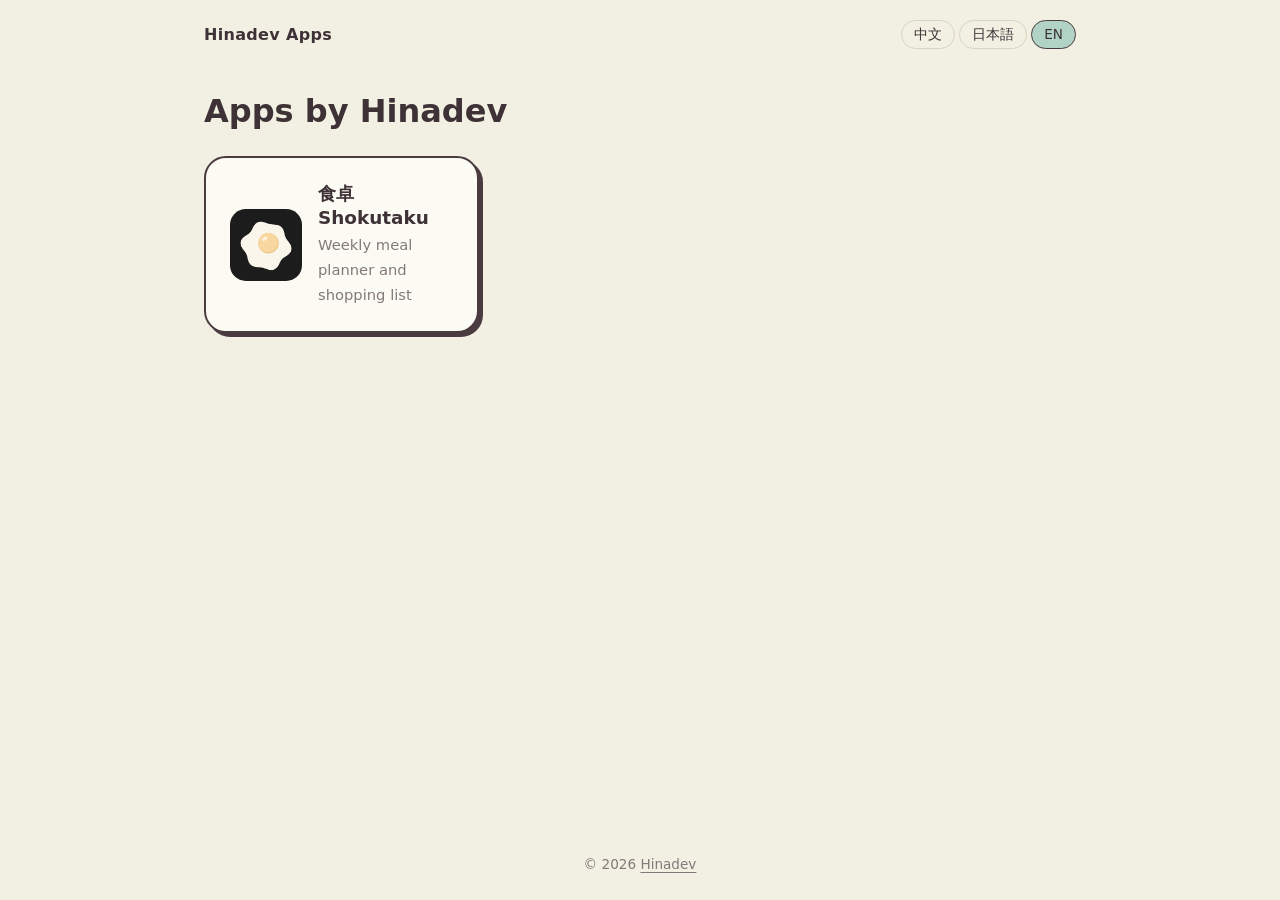
<file: index.html>
<!doctype html>
<html lang="en">
<head>
  <meta charset="utf-8">
  <meta name="viewport" content="width=device-width, initial-scale=1">
  <title>Hinadev Apps</title>
  <meta name="title-zh-Hant" content="Hinadev Apps｜日名開発的 App">
  <meta name="title-ja" content="Hinadev Apps｜日名開発のアプリ">
  <meta name="title-en" content="Hinadev Apps">
  <meta name="description" content="Apps made by Hinadev (日名開発).">
  <link rel="stylesheet" href="/assets/site.css">
  <script src="/assets/lang.js"></script>
</head>
<body>
  <header class="top">
    <a class="brand" href="/">Hinadev Apps</a>
    <div class="langs">
      <button data-set-lang="zh-Hant">中文</button>
      <button data-set-lang="ja">日本語</button>
      <button data-set-lang="en">EN</button>
    </div>
  </header>

  <main>
    <h1 lang="zh-Hant">日名開発的 App</h1>
    <h1 lang="ja">日名開発のアプリ</h1>
    <h1 lang="en">Apps by Hinadev</h1>

    <div class="apps">
      <a class="card app-card" href="/shokutaku/">
        <img src="/shokutaku/img/icon.png" alt="">
        <div>
          <h2>食卓 Shokutaku</h2>
          <p lang="zh-Hant">每週菜單與採購清單</p>
          <p lang="ja">献立と買い物リスト</p>
          <p lang="en">Weekly meal planner and shopping list</p>
        </div>
      </a>
    </div>
  </main>

  <footer>© 2026 <a href="https://hinadev.com">Hinadev</a></footer>
</body>
</html>
</file>
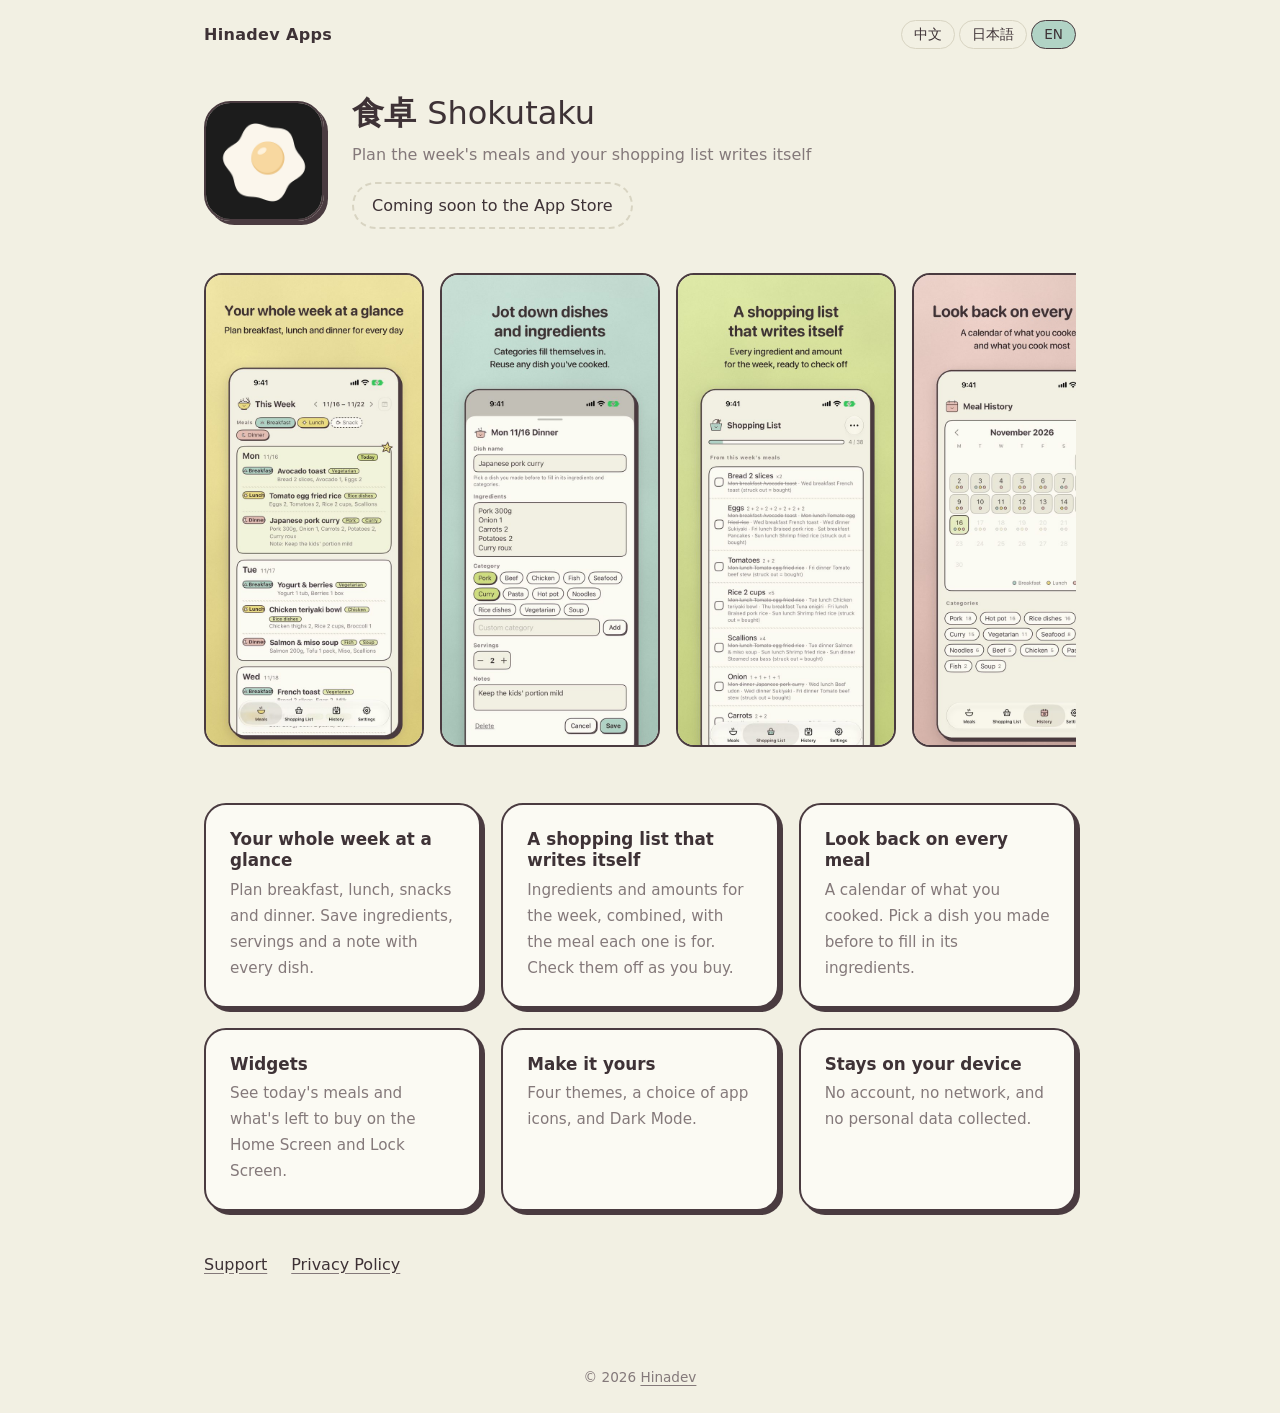
<file: shokutaku/index.html>
<!doctype html>
<html lang="en">
<head>
  <meta charset="utf-8">
  <meta name="viewport" content="width=device-width, initial-scale=1">
  <title>Shokutaku: Weekly Meal Planner</title>
  <meta name="title-zh-Hant" content="食卓：每週菜單與採購清單">
  <meta name="title-ja" content="食卓 - 献立と買い物リスト">
  <meta name="title-en" content="Shokutaku: Weekly Meal Planner">
  <meta name="description" content="A weekly meal planner for families. Plan the week's meals and get a shopping list built from the ingredients.">
  <meta property="og:title" content="食卓 Shokutaku">
  <meta property="og:image" content="https://apps.hinadev.com/shokutaku/img/icon.png">
  <link rel="icon" href="/shokutaku/img/favicon.png">
  <link rel="apple-touch-icon" href="/shokutaku/img/apple-touch-icon.png">
  <link rel="stylesheet" href="/assets/site.css">
  <script src="/assets/lang.js"></script>
</head>
<body>
  <header class="top">
    <a class="brand" href="/">Hinadev Apps</a>
    <div class="langs">
      <button data-set-lang="zh-Hant">中文</button>
      <button data-set-lang="ja">日本語</button>
      <button data-set-lang="en">EN</button>
    </div>
  </header>

  <main>
    <section class="hero">
      <img src="img/icon.png" alt="">
      <div>
        <h1>食卓 <span style="font-weight:500">Shokutaku</span></h1>
        <p lang="zh-Hant">規劃一週三餐，自動整理採購清單</p>
        <p lang="ja">1週間の献立から買い物リストを自動作成</p>
        <p lang="en">Plan the week's meals and your shopping list writes itself</p>
        <!-- Replace with the App Store link once the app is live:
             <a class="badge" href="https://apps.apple.com/app/idXXXXXXXXXX">App Store</a> -->
        <span class="badge soon" lang="zh-Hant">即將登上 App Store</span>
        <span class="badge soon" lang="ja">App Store で近日公開</span>
        <span class="badge soon" lang="en">Coming soon to the App Store</span>
      </div>
    </section>

    <div class="shots" lang="zh-Hant">
      <img src="img/zh-Hant-1.jpg" alt="一週菜單" loading="lazy">
      <img src="img/zh-Hant-2.jpg" alt="編輯料理" loading="lazy">
      <img src="img/zh-Hant-3.jpg" alt="採購清單" loading="lazy">
      <img src="img/zh-Hant-4.jpg" alt="料理紀錄" loading="lazy">
      <img src="img/zh-Hant-5.jpg" alt="主題設定" loading="lazy">
    </div>
    <div class="shots" lang="ja">
      <img src="img/ja-1.jpg" alt="1週間の献立" loading="lazy">
      <img src="img/ja-2.jpg" alt="料理の編集" loading="lazy">
      <img src="img/ja-3.jpg" alt="買い物リスト" loading="lazy">
      <img src="img/ja-4.jpg" alt="料理の記録" loading="lazy">
      <img src="img/ja-5.jpg" alt="テーマ" loading="lazy">
    </div>
    <div class="shots" lang="en">
      <img src="img/en-1.jpg" alt="This week's meals" loading="lazy">
      <img src="img/en-2.jpg" alt="Editing a dish" loading="lazy">
      <img src="img/en-3.jpg" alt="Shopping list" loading="lazy">
      <img src="img/en-4.jpg" alt="Meal history" loading="lazy">
      <img src="img/en-5.jpg" alt="Themes" loading="lazy">
    </div>

    <section class="features" lang="zh-Hant">
      <div class="card"><h3>一週菜單，一眼看完</h3><p>早餐、午餐、點心、晚餐分開規劃，每道料理記下材料、份數和備註。</p></div>
      <div class="card"><h3>採購清單，自動整理</h3><p>合併整週的材料和份量，標出是哪一餐要用的，買好就劃掉。</p></div>
      <div class="card"><h3>吃過什麼，都有紀錄</h3><p>用月曆回顧每一餐，看看最常煮什麼。做過的菜一點就帶入材料。</p></div>
      <div class="card"><h3>小工具</h3><p>主畫面和鎖定畫面直接看到今天的菜單和還沒買的東西。</p></div>
      <div class="card"><h3>換上喜歡的風格</h3><p>四種主題、多款 App 圖示，支援深色模式。</p></div>
      <div class="card"><h3>資料只在你的裝置上</h3><p>不用註冊帳號，不連網路，不收集任何個人資料。</p></div>
    </section>
    <section class="features" lang="ja">
      <div class="card"><h3>1週間の献立をひと目で</h3><p>朝食・昼食・おやつ・夕食を分けて計画。料理ごとに材料、人数、メモを記録。</p></div>
      <div class="card"><h3>買い物リストを自動作成</h3><p>1週間分の材料と分量をまとめて、どの食事で使うかも表示。買ったらチェック。</p></div>
      <div class="card"><h3>食べたものを振り返る</h3><p>カレンダーで毎日の食卓を記録。前に作った料理は材料ごと呼び出せます。</p></div>
      <div class="card"><h3>ウィジェット</h3><p>ホーム画面とロック画面で、今日の献立とまだ買っていないものを確認。</p></div>
      <div class="card"><h3>好きなテーマで</h3><p>4つのテーマと選べるアプリアイコン。ダークモード対応。</p></div>
      <div class="card"><h3>データは端末の中だけ</h3><p>アカウント不要、通信なし。個人情報は一切収集しません。</p></div>
    </section>
    <section class="features" lang="en">
      <div class="card"><h3>Your whole week at a glance</h3><p>Plan breakfast, lunch, snacks and dinner. Save ingredients, servings and a note with every dish.</p></div>
      <div class="card"><h3>A shopping list that writes itself</h3><p>Ingredients and amounts for the week, combined, with the meal each one is for. Check them off as you buy.</p></div>
      <div class="card"><h3>Look back on every meal</h3><p>A calendar of what you cooked. Pick a dish you made before to fill in its ingredients.</p></div>
      <div class="card"><h3>Widgets</h3><p>See today's meals and what's left to buy on the Home Screen and Lock Screen.</p></div>
      <div class="card"><h3>Make it yours</h3><p>Four themes, a choice of app icons, and Dark Mode.</p></div>
      <div class="card"><h3>Stays on your device</h3><p>No account, no network, and no personal data collected.</p></div>
    </section>

    <nav class="links">
      <a href="support/" lang="zh-Hant">支援與聯絡</a>
      <a href="support/" lang="ja">サポート・お問い合わせ</a>
      <a href="support/" lang="en">Support</a>
      <a href="privacy/" lang="zh-Hant">隱私權政策</a>
      <a href="privacy/" lang="ja">プライバシーポリシー</a>
      <a href="privacy/" lang="en">Privacy Policy</a>
    </nav>
  </main>

  <footer>© 2026 <a href="https://hinadev.com">Hinadev</a></footer>
</body>
</html>
</file>
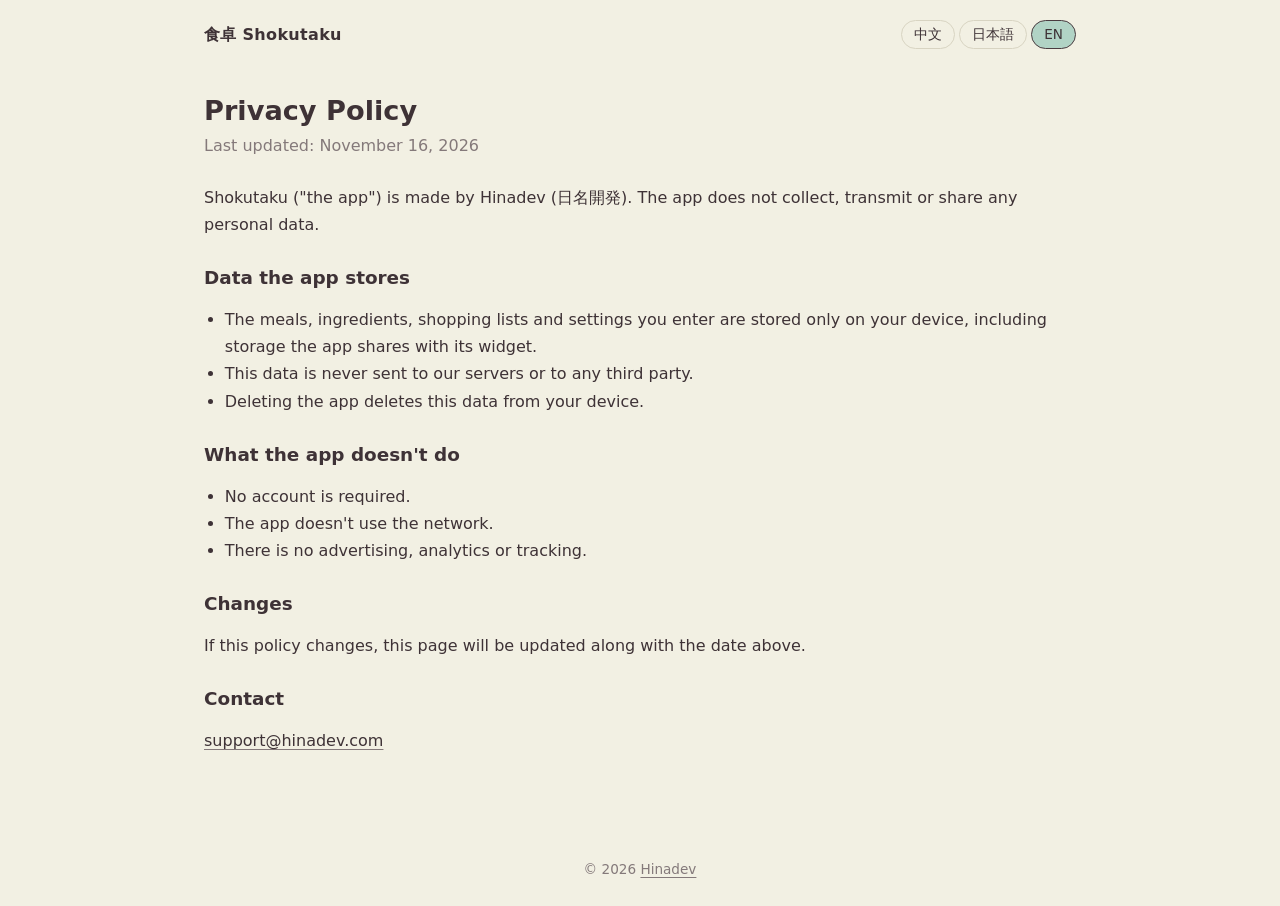
<file: shokutaku/privacy/index.html>
<!doctype html>
<html lang="en">
<head>
  <meta charset="utf-8">
  <meta name="viewport" content="width=device-width, initial-scale=1">
  <title>Shokutaku Privacy Policy</title>
  <meta name="title-zh-Hant" content="食卓 隱私權政策">
  <meta name="title-ja" content="食卓 プライバシーポリシー">
  <meta name="title-en" content="Shokutaku Privacy Policy">
  <link rel="icon" href="/shokutaku/img/favicon.png">
  <link rel="stylesheet" href="/assets/site.css">
  <script src="/assets/lang.js"></script>
</head>
<body>
  <header class="top">
    <a class="brand" href="/shokutaku/">食卓 Shokutaku</a>
    <div class="langs">
      <button data-set-lang="zh-Hant">中文</button>
      <button data-set-lang="ja">日本語</button>
      <button data-set-lang="en">EN</button>
    </div>
  </header>

  <main class="doc">
    <article lang="zh-Hant">
      <h1>隱私權政策</h1>
      <p class="date">最後更新：2026 年 11 月 16 日</p>
      <p>食卓（以下稱「本 App」）由日名開発（Hinadev）開發。本 App 不會收集、傳送或分享任何個人資料。</p>
      <h2>我們儲存的資料</h2>
      <ul>
        <li>你輸入的菜單、材料、採購清單和設定，只會儲存在你的裝置上，包括 App 與小工具共用的儲存空間。</li>
        <li>這些資料不會傳送到我們或任何第三方的伺服器。</li>
        <li>刪除 App 時，這些資料也會一併從裝置上刪除。</li>
      </ul>
      <h2>我們不做的事</h2>
      <ul>
        <li>不需要註冊帳號。</li>
        <li>不使用網路連線。</li>
        <li>沒有廣告、分析或追蹤工具。</li>
      </ul>
      <h2>政策變更</h2>
      <p>如果這份政策有變更，會更新在這個頁面，並修改上方的日期。</p>
      <h2>聯絡我們</h2>
      <p><a href="mailto:support@hinadev.com">support@hinadev.com</a></p>
    </article>

    <article lang="ja">
      <h1>プライバシーポリシー</h1>
      <p class="date">最終更新日：2026年11月16日</p>
      <p>食卓（以下「本アプリ」）は日名開発（Hinadev）が開発しています。本アプリは、個人情報を収集、送信、共有することは一切ありません。</p>
      <h2>保存するデータ</h2>
      <ul>
        <li>入力した献立、材料、買い物リスト、設定は、お使いのデバイス内（アプリとウィジェットが共有する保存領域を含む）にのみ保存されます。</li>
        <li>これらのデータが当方や第三者のサーバーに送信されることはありません。</li>
        <li>アプリを削除すると、これらのデータもデバイスから削除されます。</li>
      </ul>
      <h2>行わないこと</h2>
      <ul>
        <li>アカウント登録は不要です。</li>
        <li>ネットワーク通信は行いません。</li>
        <li>広告、分析、トラッキングのツールは使用していません。</li>
      </ul>
      <h2>ポリシーの変更</h2>
      <p>本ポリシーを変更する場合は、このページを更新し、上記の日付を変更します。</p>
      <h2>お問い合わせ</h2>
      <p><a href="mailto:support@hinadev.com">support@hinadev.com</a></p>
    </article>

    <article lang="en">
      <h1>Privacy Policy</h1>
      <p class="date">Last updated: November 16, 2026</p>
      <p>Shokutaku ("the app") is made by Hinadev (日名開発). The app does not collect, transmit or share any personal data.</p>
      <h2>Data the app stores</h2>
      <ul>
        <li>The meals, ingredients, shopping lists and settings you enter are stored only on your device, including storage the app shares with its widget.</li>
        <li>This data is never sent to our servers or to any third party.</li>
        <li>Deleting the app deletes this data from your device.</li>
      </ul>
      <h2>What the app doesn't do</h2>
      <ul>
        <li>No account is required.</li>
        <li>The app doesn't use the network.</li>
        <li>There is no advertising, analytics or tracking.</li>
      </ul>
      <h2>Changes</h2>
      <p>If this policy changes, this page will be updated along with the date above.</p>
      <h2>Contact</h2>
      <p><a href="mailto:support@hinadev.com">support@hinadev.com</a></p>
    </article>
  </main>

  <footer>© 2026 <a href="https://hinadev.com">Hinadev</a></footer>
</body>
</html>
</file>
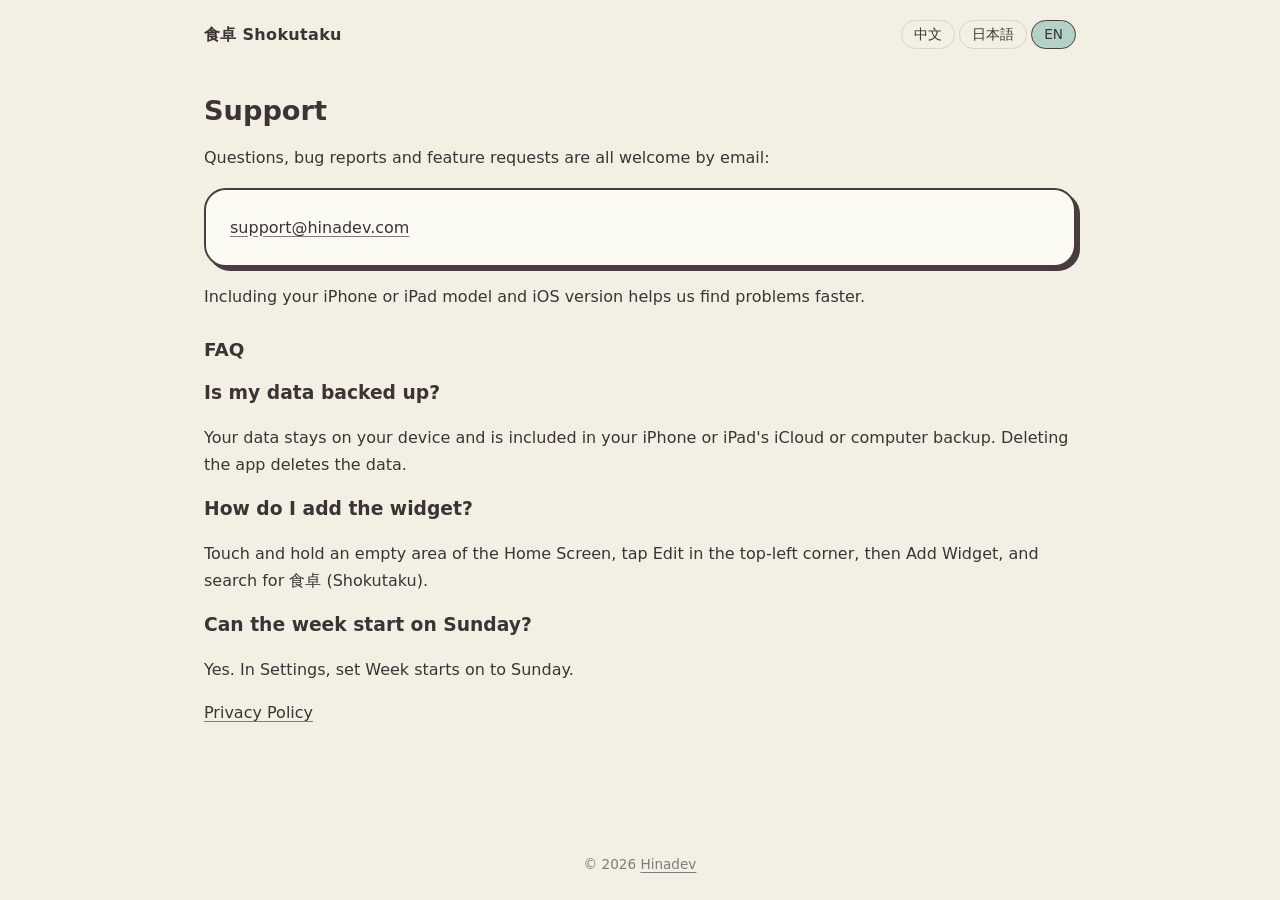
<file: shokutaku/support/index.html>
<!doctype html>
<html lang="en">
<head>
  <meta charset="utf-8">
  <meta name="viewport" content="width=device-width, initial-scale=1">
  <title>Shokutaku Support</title>
  <meta name="title-zh-Hant" content="食卓 支援">
  <meta name="title-ja" content="食卓 サポート">
  <meta name="title-en" content="Shokutaku Support">
  <link rel="icon" href="/shokutaku/img/favicon.png">
  <link rel="stylesheet" href="/assets/site.css">
  <script src="/assets/lang.js"></script>
</head>
<body>
  <header class="top">
    <a class="brand" href="/shokutaku/">食卓 Shokutaku</a>
    <div class="langs">
      <button data-set-lang="zh-Hant">中文</button>
      <button data-set-lang="ja">日本語</button>
      <button data-set-lang="en">EN</button>
    </div>
  </header>

  <main class="doc">
    <article lang="zh-Hant">
      <h1>支援</h1>
      <p>有問題、發現錯誤，或想要新功能，都歡迎寄信給我們：</p>
      <p class="card"><a href="mailto:support@hinadev.com?subject=%E9%A3%9F%E5%8D%93">support@hinadev.com</a></p>
      <p>寄信時附上 iPhone 或 iPad 的機型和 iOS 版本，我們會更快找到問題。</p>
      <h2>常見問題</h2>
      <h3>資料會備份嗎？</h3>
      <p>資料只存在裝置上，會跟著 iPhone 或 iPad 的 iCloud 備份或電腦備份一起備份。刪除 App 會刪除資料。</p>
      <h3>怎麼新增小工具？</h3>
      <p>在主畫面長按空白處，點左上角的「編輯」→「加入小工具」，搜尋「食卓」。</p>
      <h3>可以改成每週從星期日開始嗎？</h3>
      <p>可以，在「設定」→「每週開始於」選擇星期日。</p>
      <p><a href="../privacy/">隱私權政策</a></p>
    </article>

    <article lang="ja">
      <h1>サポート</h1>
      <p>ご質問、不具合のご報告、機能のご要望は、こちらまでメールでお送りください。</p>
      <p class="card"><a href="mailto:support@hinadev.com?subject=%E9%A3%9F%E5%8D%93">support@hinadev.com</a></p>
      <p>お使いの iPhone または iPad の機種と iOS のバージョンを添えていただくと、早く調査できます。</p>
      <h2>よくある質問</h2>
      <h3>データはバックアップされますか？</h3>
      <p>データはデバイス内にだけ保存され、iPhone や iPad の iCloud バックアップ、またはパソコンへのバックアップに含まれます。アプリを削除するとデータも削除されます。</p>
      <h3>ウィジェットを追加するには？</h3>
      <p>ホーム画面の何もないところを長押しし、左上の「編集」→「ウィジェットを追加」から「食卓」を検索してください。</p>
      <h3>週の始まりを日曜日にできますか？</h3>
      <p>できます。「設定」→「週の始まり」で日曜日を選んでください。</p>
      <p><a href="../privacy/">プライバシーポリシー</a></p>
    </article>

    <article lang="en">
      <h1>Support</h1>
      <p>Questions, bug reports and feature requests are all welcome by email:</p>
      <p class="card"><a href="mailto:support@hinadev.com?subject=Shokutaku">support@hinadev.com</a></p>
      <p>Including your iPhone or iPad model and iOS version helps us find problems faster.</p>
      <h2>FAQ</h2>
      <h3>Is my data backed up?</h3>
      <p>Your data stays on your device and is included in your iPhone or iPad's iCloud or computer backup. Deleting the app deletes the data.</p>
      <h3>How do I add the widget?</h3>
      <p>Touch and hold an empty area of the Home Screen, tap Edit in the top-left corner, then Add Widget, and search for 食卓 (Shokutaku).</p>
      <h3>Can the week start on Sunday?</h3>
      <p>Yes. In Settings, set Week starts on to Sunday.</p>
      <p><a href="../privacy/">Privacy Policy</a></p>
    </article>
  </main>

  <footer>© 2026 <a href="https://hinadev.com">Hinadev</a></footer>
</body>
</html>
</file>
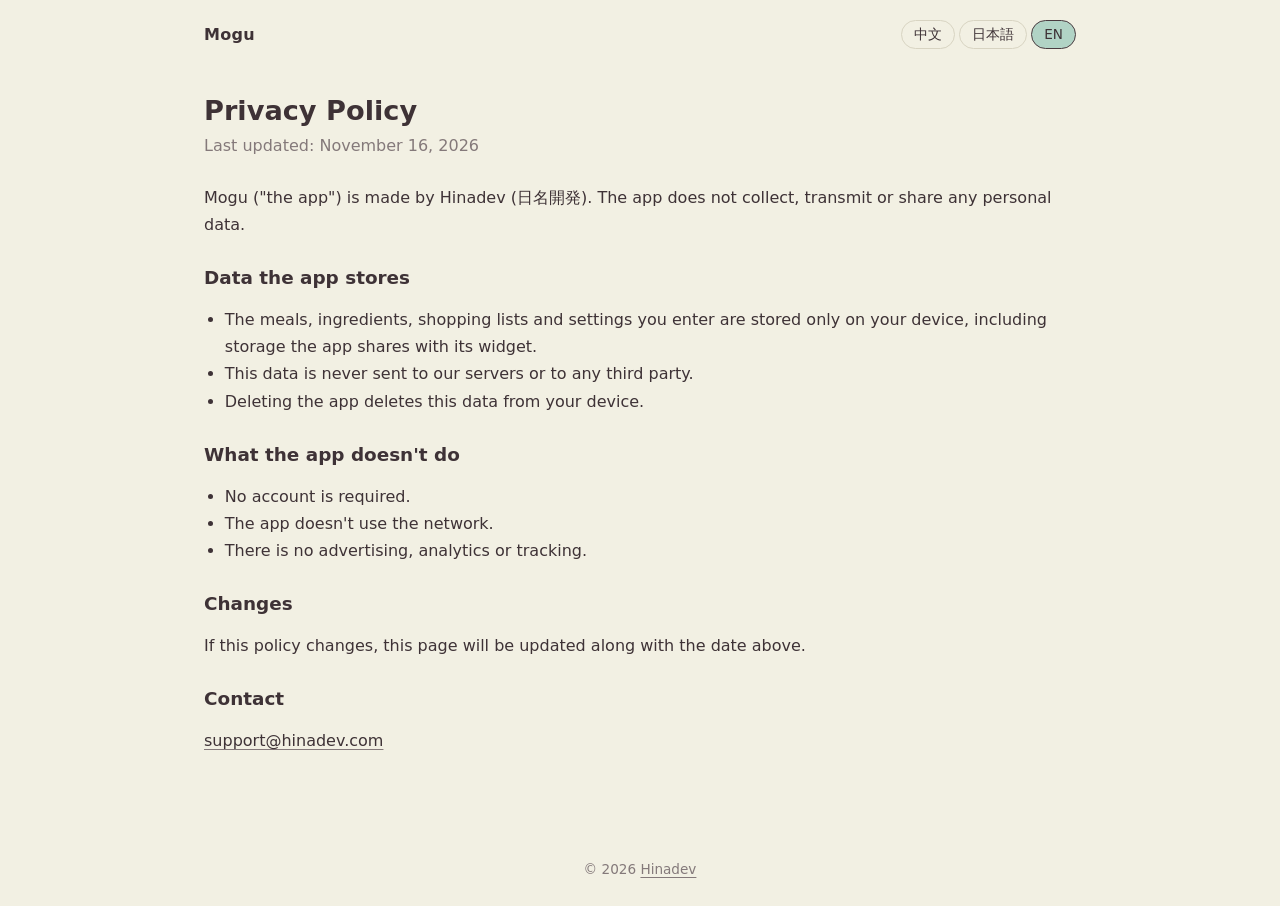
<file: public/mogu/privacy/index.html>
<!doctype html>
<html lang="en">
<head>
  <meta charset="utf-8">
  <meta name="viewport" content="width=device-width, initial-scale=1">
  <title>Mogu Privacy Policy</title>
  <meta name="title-zh-Hant" content="Mogu 隱私權政策">
  <meta name="title-ja" content="モグ プライバシーポリシー">
  <meta name="title-en" content="Mogu Privacy Policy">
  <link rel="icon" href="/mogu/img/favicon.png">
  <link rel="stylesheet" href="/assets/site.css">
  <script src="/assets/lang.js"></script>
</head>
<body>
  <header class="top">
    <a class="brand" href="/mogu/">Mogu</a>
    <div class="langs">
      <button data-set-lang="zh-Hant">中文</button>
      <button data-set-lang="ja">日本語</button>
      <button data-set-lang="en">EN</button>
    </div>
  </header>

  <main class="doc">
    <article lang="zh-Hant">
      <h1>隱私權政策</h1>
      <p class="date">最後更新：2026 年 11 月 16 日</p>
      <p>Mogu（以下稱「本 App」）由日名開発（Hinadev）開發。本 App 不會收集、傳送或分享任何個人資料。</p>
      <h2>我們儲存的資料</h2>
      <ul>
        <li>你輸入的菜單、材料、採購清單和設定，只會儲存在你的裝置上，包括 App 與小工具共用的儲存空間。</li>
        <li>這些資料不會傳送到我們或任何第三方的伺服器。</li>
        <li>刪除 App 時，這些資料也會一併從裝置上刪除。</li>
      </ul>
      <h2>我們不做的事</h2>
      <ul>
        <li>不需要註冊帳號。</li>
        <li>不使用網路連線。</li>
        <li>沒有廣告、分析或追蹤工具。</li>
      </ul>
      <h2>政策變更</h2>
      <p>如果這份政策有變更，會更新在這個頁面，並修改上方的日期。</p>
      <h2>聯絡我們</h2>
      <p><a href="mailto:support@hinadev.com">support@hinadev.com</a></p>
    </article>

    <article lang="ja">
      <h1>プライバシーポリシー</h1>
      <p class="date">最終更新日：2026年11月16日</p>
      <p>モグ（Mogu、以下「本アプリ」）は日名開発（Hinadev）が開発しています。本アプリは、個人情報を収集、送信、共有することは一切ありません。</p>
      <h2>保存するデータ</h2>
      <ul>
        <li>入力した献立、材料、買い物リスト、設定は、お使いのデバイス内（アプリとウィジェットが共有する保存領域を含む）にのみ保存されます。</li>
        <li>これらのデータが当方や第三者のサーバーに送信されることはありません。</li>
        <li>アプリを削除すると、これらのデータもデバイスから削除されます。</li>
      </ul>
      <h2>行わないこと</h2>
      <ul>
        <li>アカウント登録は不要です。</li>
        <li>ネットワーク通信は行いません。</li>
        <li>広告、分析、トラッキングのツールは使用していません。</li>
      </ul>
      <h2>ポリシーの変更</h2>
      <p>本ポリシーを変更する場合は、このページを更新し、上記の日付を変更します。</p>
      <h2>お問い合わせ</h2>
      <p><a href="mailto:support@hinadev.com">support@hinadev.com</a></p>
    </article>

    <article lang="en">
      <h1>Privacy Policy</h1>
      <p class="date">Last updated: November 16, 2026</p>
      <p>Mogu ("the app") is made by Hinadev (日名開発). The app does not collect, transmit or share any personal data.</p>
      <h2>Data the app stores</h2>
      <ul>
        <li>The meals, ingredients, shopping lists and settings you enter are stored only on your device, including storage the app shares with its widget.</li>
        <li>This data is never sent to our servers or to any third party.</li>
        <li>Deleting the app deletes this data from your device.</li>
      </ul>
      <h2>What the app doesn't do</h2>
      <ul>
        <li>No account is required.</li>
        <li>The app doesn't use the network.</li>
        <li>There is no advertising, analytics or tracking.</li>
      </ul>
      <h2>Changes</h2>
      <p>If this policy changes, this page will be updated along with the date above.</p>
      <h2>Contact</h2>
      <p><a href="mailto:support@hinadev.com">support@hinadev.com</a></p>
    </article>
  </main>

  <footer>© 2026 <a href="https://hinadev.com">Hinadev</a></footer>
</body>
</html>
</file>
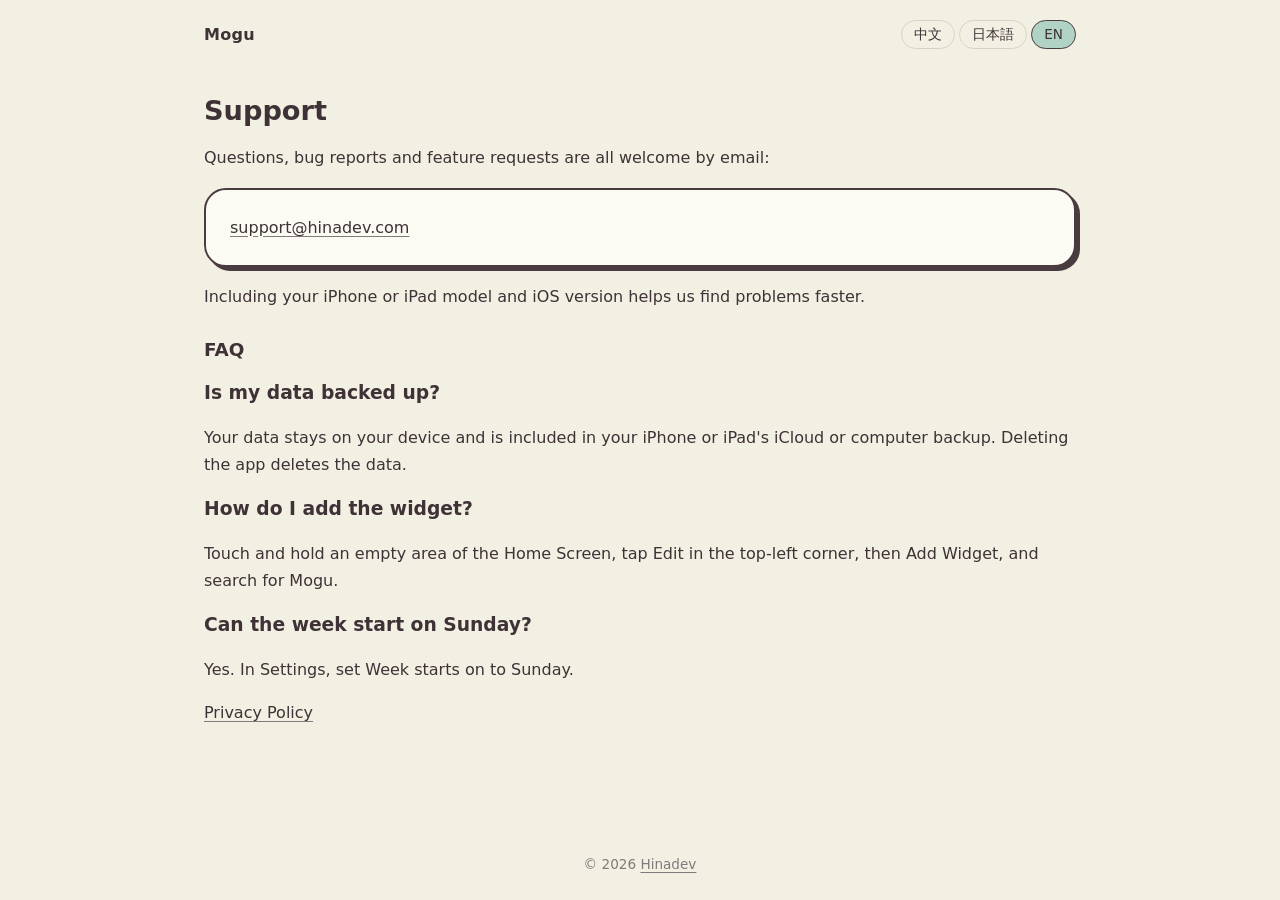
<file: public/mogu/support/index.html>
<!doctype html>
<html lang="en">
<head>
  <meta charset="utf-8">
  <meta name="viewport" content="width=device-width, initial-scale=1">
  <title>Mogu Support</title>
  <meta name="title-zh-Hant" content="Mogu 支援">
  <meta name="title-ja" content="モグ サポート">
  <meta name="title-en" content="Mogu Support">
  <link rel="icon" href="/mogu/img/favicon.png">
  <link rel="stylesheet" href="/assets/site.css">
  <script src="/assets/lang.js"></script>
</head>
<body>
  <header class="top">
    <a class="brand" href="/mogu/">Mogu</a>
    <div class="langs">
      <button data-set-lang="zh-Hant">中文</button>
      <button data-set-lang="ja">日本語</button>
      <button data-set-lang="en">EN</button>
    </div>
  </header>

  <main class="doc">
    <article lang="zh-Hant">
      <h1>支援</h1>
      <p>有問題、發現錯誤，或想要新功能，都歡迎寄信給我們：</p>
      <p class="card"><a href="mailto:support@hinadev.com?subject=Mogu">support@hinadev.com</a></p>
      <p>寄信時附上 iPhone 或 iPad 的機型和 iOS 版本，我們會更快找到問題。</p>
      <h2>常見問題</h2>
      <h3>資料會備份嗎？</h3>
      <p>資料只存在裝置上，會跟著 iPhone 或 iPad 的 iCloud 備份或電腦備份一起備份。刪除 App 會刪除資料。</p>
      <h3>怎麼新增小工具？</h3>
      <p>在主畫面長按空白處，點左上角的「編輯」→「加入小工具」，搜尋「Mogu」。</p>
      <h3>可以改成每週從星期日開始嗎？</h3>
      <p>可以，在「設定」→「每週開始於」選擇星期日。</p>
      <p><a href="../privacy/">隱私權政策</a></p>
    </article>

    <article lang="ja">
      <h1>サポート</h1>
      <p>ご質問、不具合のご報告、機能のご要望は、こちらまでメールでお送りください。</p>
      <p class="card"><a href="mailto:support@hinadev.com?subject=Mogu">support@hinadev.com</a></p>
      <p>お使いの iPhone または iPad の機種と iOS のバージョンを添えていただくと、早く調査できます。</p>
      <h2>よくある質問</h2>
      <h3>データはバックアップされますか？</h3>
      <p>データはデバイス内にだけ保存され、iPhone や iPad の iCloud バックアップ、またはパソコンへのバックアップに含まれます。アプリを削除するとデータも削除されます。</p>
      <h3>ウィジェットを追加するには？</h3>
      <p>ホーム画面の何もないところを長押しし、左上の「編集」→「ウィジェットを追加」から「モグ」を検索してください。</p>
      <h3>週の始まりを日曜日にできますか？</h3>
      <p>できます。「設定」→「週の始まり」で日曜日を選んでください。</p>
      <p><a href="../privacy/">プライバシーポリシー</a></p>
    </article>

    <article lang="en">
      <h1>Support</h1>
      <p>Questions, bug reports and feature requests are all welcome by email:</p>
      <p class="card"><a href="mailto:support@hinadev.com?subject=Mogu">support@hinadev.com</a></p>
      <p>Including your iPhone or iPad model and iOS version helps us find problems faster.</p>
      <h2>FAQ</h2>
      <h3>Is my data backed up?</h3>
      <p>Your data stays on your device and is included in your iPhone or iPad's iCloud or computer backup. Deleting the app deletes the data.</p>
      <h3>How do I add the widget?</h3>
      <p>Touch and hold an empty area of the Home Screen, tap Edit in the top-left corner, then Add Widget, and search for Mogu.</p>
      <h3>Can the week start on Sunday?</h3>
      <p>Yes. In Settings, set Week starts on to Sunday.</p>
      <p><a href="../privacy/">Privacy Policy</a></p>
    </article>
  </main>

  <footer>© 2026 <a href="https://hinadev.com">Hinadev</a></footer>
</body>
</html>
</file>
<file: assets/site.css>
:root {
  --paper: #f2f0e3;
  --surface: #fbfaf3;
  --ink: #3e3236;
  --muted: #84797a;
  --line: #d8d4c2;
  --frame: #4a3b40;
  --accent: #b1d3c5;
  --butter: #eadb80;
  font-family: ui-rounded, "SF Pro Rounded", "Hiragino Maru Gothic ProN", "Yuanti TC", "PingFang TC", system-ui, sans-serif;
  color: var(--ink);
  background: var(--paper);
  line-height: 1.7;
  -webkit-text-size-adjust: 100%;
}

@media (prefers-color-scheme: dark) {
  :root {
    --paper: #23283a;
    --surface: #2d3347;
    --ink: #ede6da;
    --muted: #a7a3ae;
    --line: #444b61;
    --frame: #e9e1d2;
    --accent: #8db6a6;
    --butter: #cdbe63;
  }
}

* { box-sizing: border-box; }
body { margin: 0; min-height: 100vh; display: flex; flex-direction: column; }
main { flex: 1; width: 100%; max-width: 920px; margin: 0 auto; padding: 0 24px 64px; }
a { color: inherit; text-decoration-color: var(--muted); text-underline-offset: 3px; }
img { max-width: 100%; display: block; }
h1, h2, h3 { line-height: 1.3; }

/* Language: only the block matching <html data-lang> shows. */
[data-lang="zh-Hant"] [lang]:not([lang="zh-Hant"]):not(html),
[data-lang="ja"] [lang]:not([lang="ja"]):not(html),
[data-lang="en"] [lang]:not([lang="en"]):not(html) { display: none !important; }

.top { display: flex; align-items: center; justify-content: space-between; gap: 16px; max-width: 920px; width: 100%; margin: 0 auto; padding: 20px 24px; }
.brand { font-weight: 700; text-decoration: none; letter-spacing: 0.02em; }
.langs { display: flex; gap: 4px; }
.langs button {
  font: inherit; font-size: 0.85rem; color: var(--ink); background: transparent; cursor: pointer;
  border: 1.5px solid var(--line); border-radius: 999px; padding: 2px 12px;
}
.langs button[aria-pressed="true"] { background: var(--accent); border-color: var(--frame); color: #3e3236; }

.card {
  background: var(--surface); border: 2px solid var(--frame); border-radius: 22px;
  box-shadow: 4px 4px 0 var(--frame); padding: 24px;
}

/* Apps index */
.apps { display: grid; grid-template-columns: repeat(auto-fill, minmax(260px, 1fr)); gap: 24px; margin-top: 24px; }
.app-card { display: flex; gap: 16px; align-items: center; text-decoration: none; transition: transform 0.15s; }
.app-card:hover { transform: translate(-2px, -2px); box-shadow: 6px 6px 0 var(--frame); }
.app-card img { width: 72px; height: 72px; border-radius: 22%; }
.app-card h2 { margin: 0; font-size: 1.15rem; }
.app-card p { margin: 2px 0 0; color: var(--muted); font-size: 0.92rem; }

/* App page */
.hero { display: flex; gap: 28px; align-items: center; margin: 24px 0 40px; }
.hero img { width: 120px; height: 120px; border-radius: 22%; border: 2px solid var(--frame); box-shadow: 4px 4px 0 var(--frame); flex: none; }
.hero h1 { margin: 0; font-size: 2rem; }
.hero p { margin: 6px 0 0; color: var(--muted); }
.badge {
  display: inline-block; margin-top: 14px; padding: 8px 18px; border-radius: 999px; font-weight: 700; text-decoration: none;
  background: var(--frame); color: var(--paper);
}
.badge.soon { background: transparent; color: var(--ink); border: 2px dashed var(--line); font-weight: 500; }

.shots { display: flex; gap: 16px; overflow-x: auto; padding: 4px 4px 16px; scroll-snap-type: x mandatory; }
.shots img { width: 220px; flex: none; border-radius: 18px; border: 2px solid var(--frame); scroll-snap-align: start; }

.features { display: grid; grid-template-columns: repeat(auto-fill, minmax(260px, 1fr)); gap: 20px; margin: 40px 0; }
.features h3 { margin: 0 0 6px; font-size: 1.05rem; }
.features p { margin: 0; color: var(--muted); font-size: 0.95rem; }

.links { display: flex; flex-wrap: wrap; gap: 12px 24px; margin-top: 32px; }

.doc h1 { font-size: 1.7rem; margin: 24px 0 4px; }
.doc .date { color: var(--muted); margin: 0 0 24px; }
.doc h2 { font-size: 1.15rem; margin-top: 28px; }
.doc ul { padding-left: 1.3em; }

footer { color: var(--muted); font-size: 0.85rem; text-align: center; padding: 24px; }

@media (max-width: 560px) {
  .hero { flex-direction: column; align-items: flex-start; gap: 18px; }
  .hero h1 { font-size: 1.6rem; }
  .shots img { width: 180px; }
}
</file>
